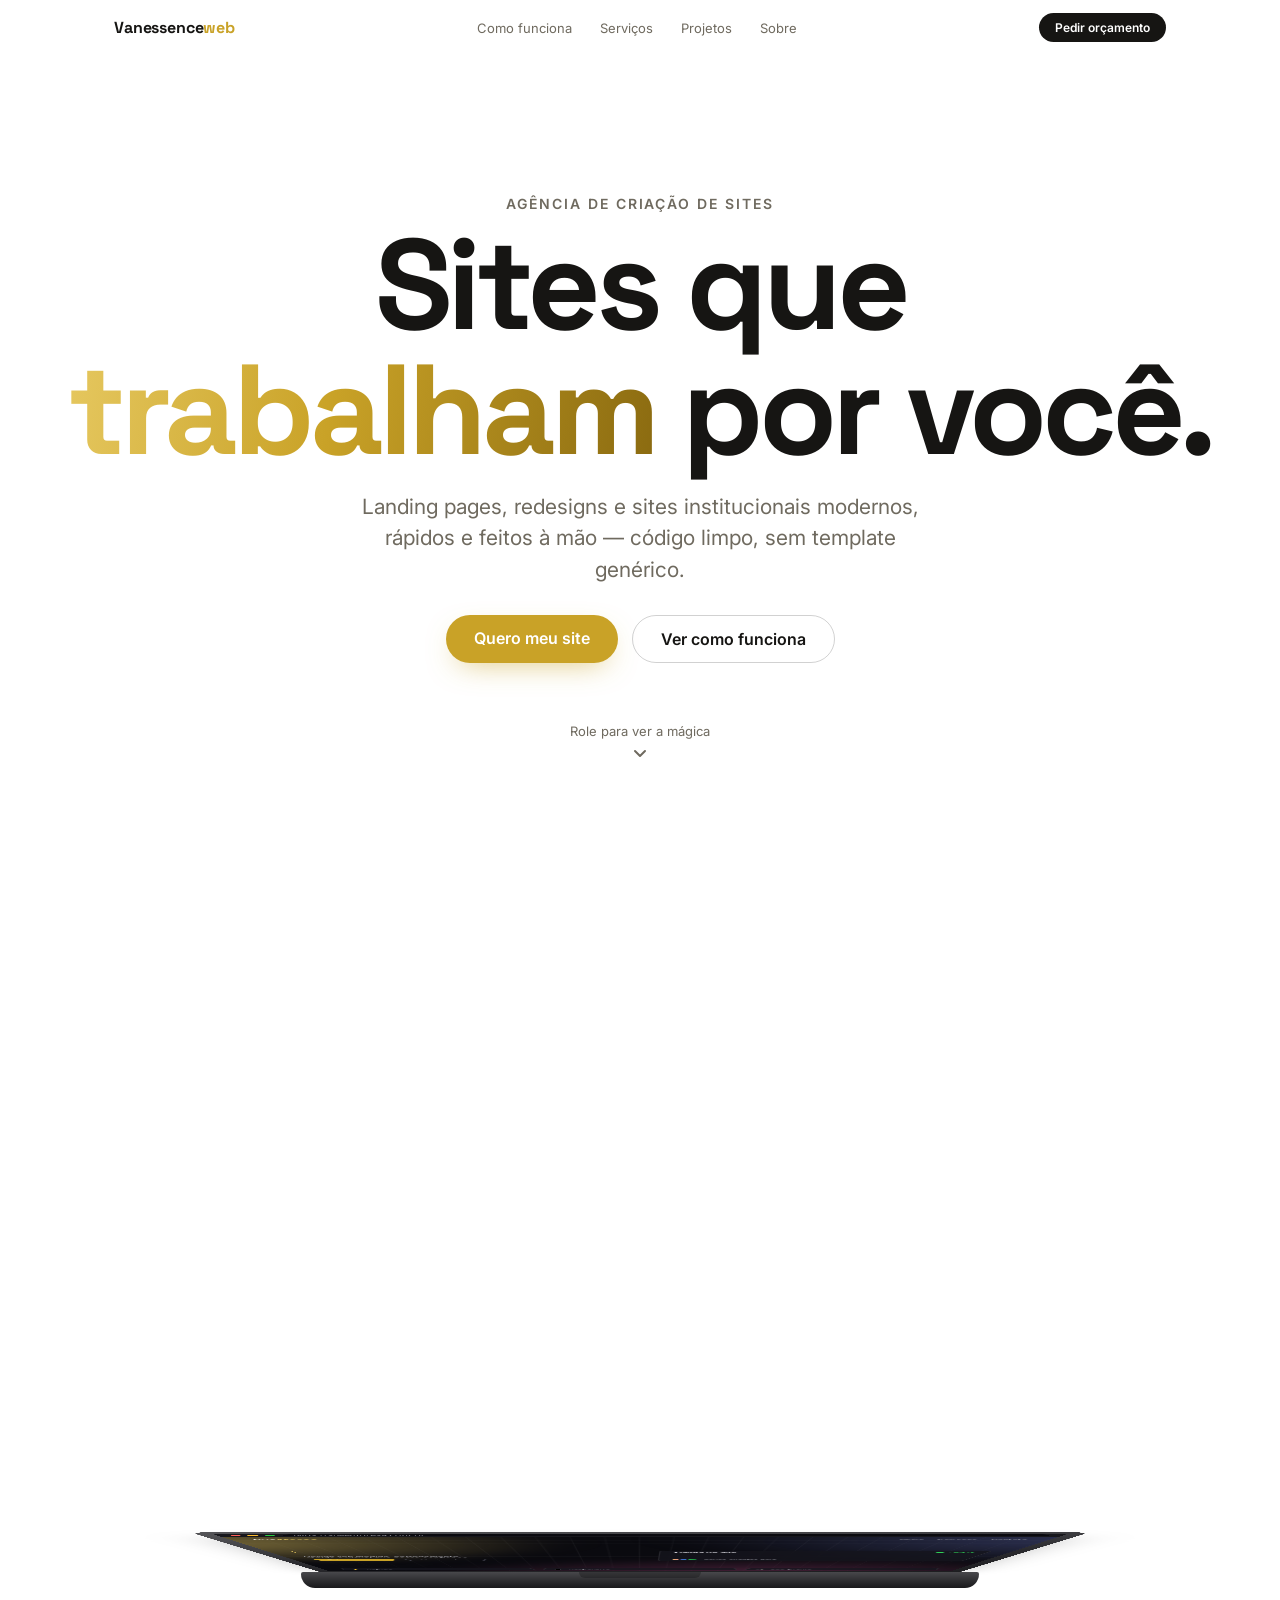
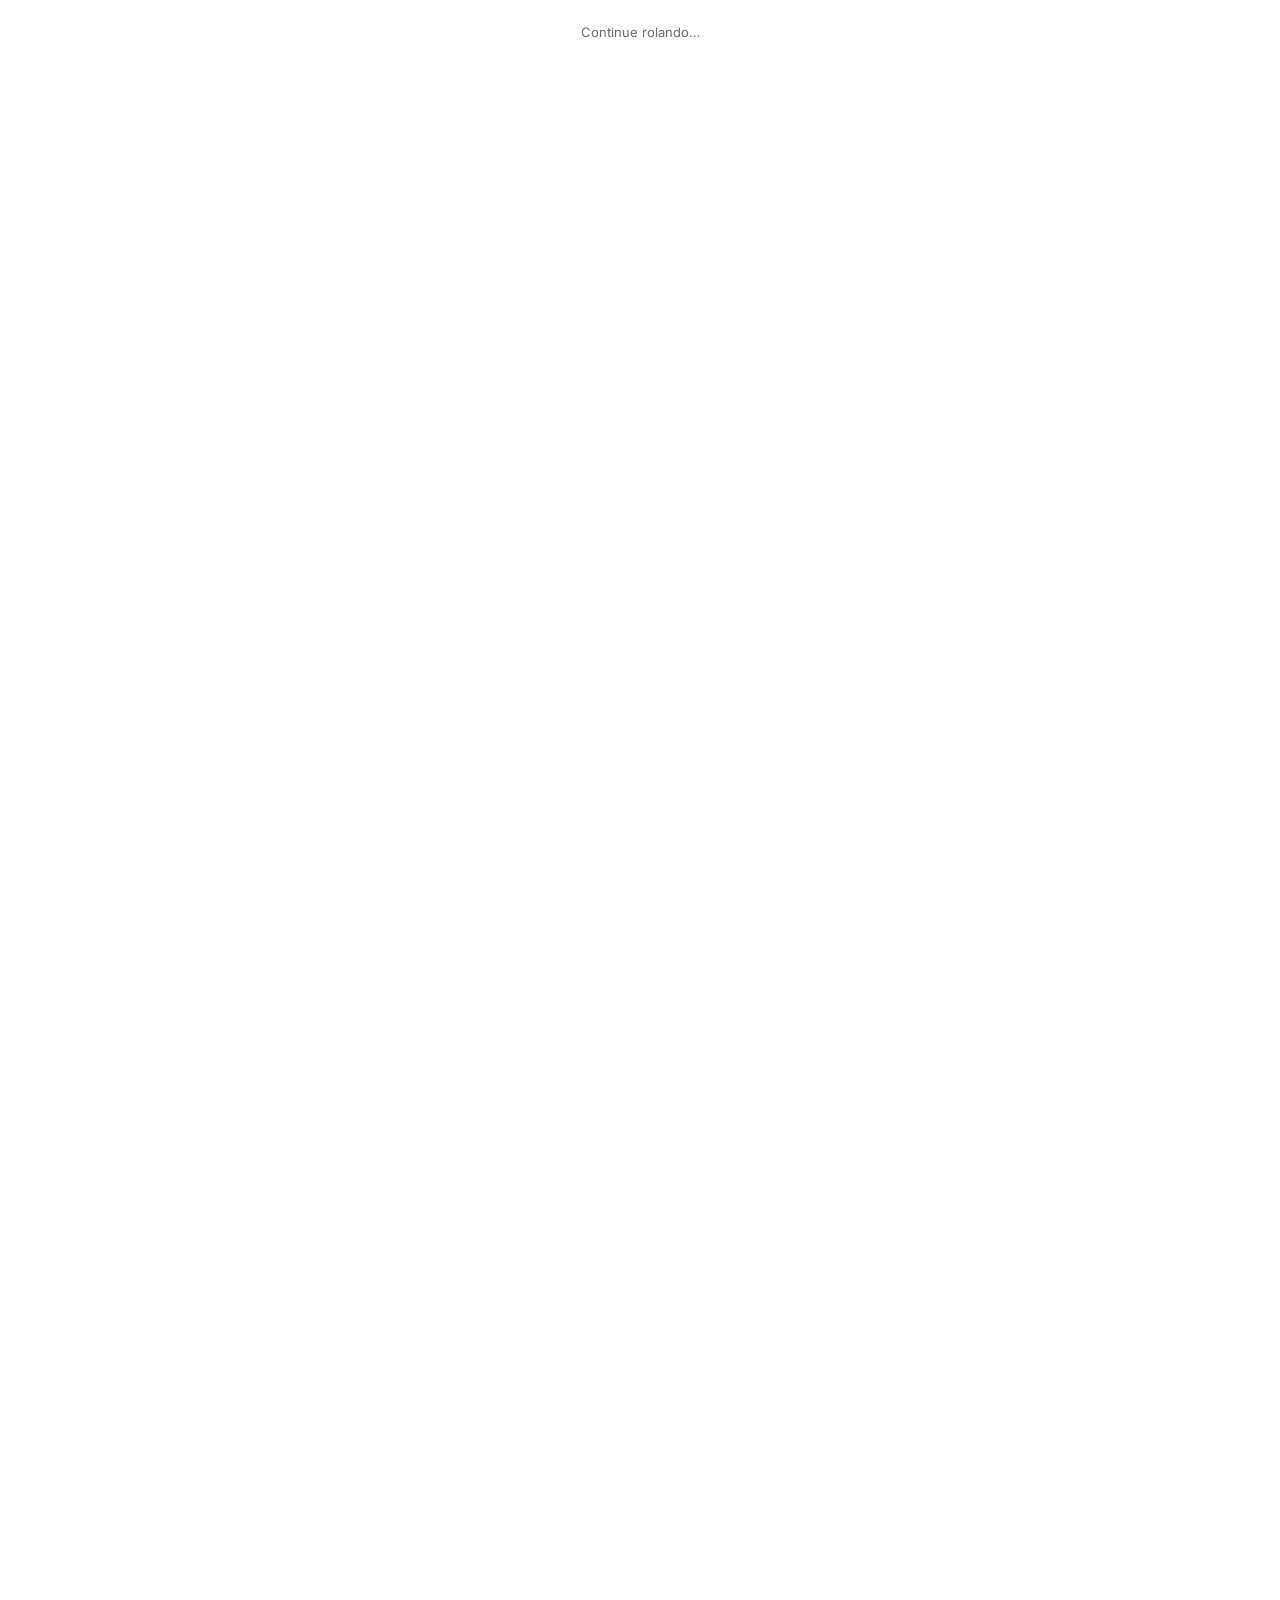
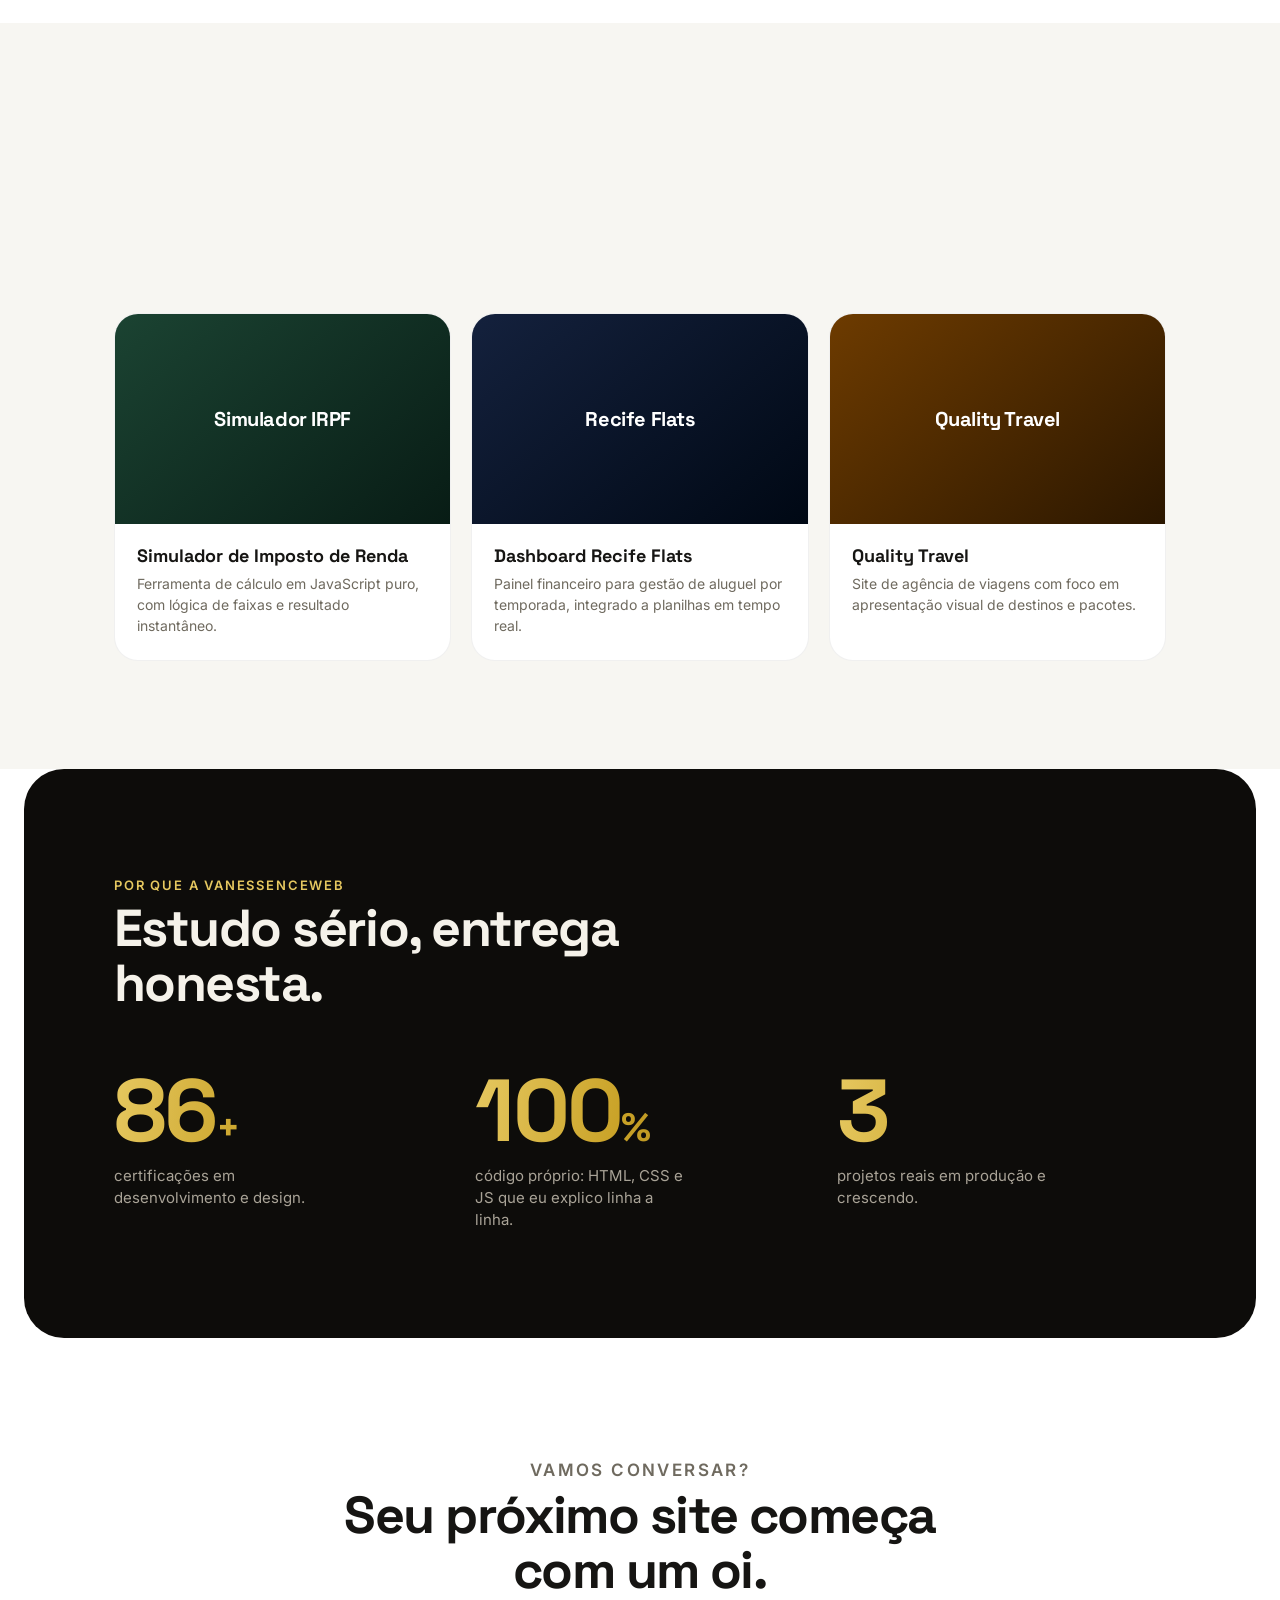
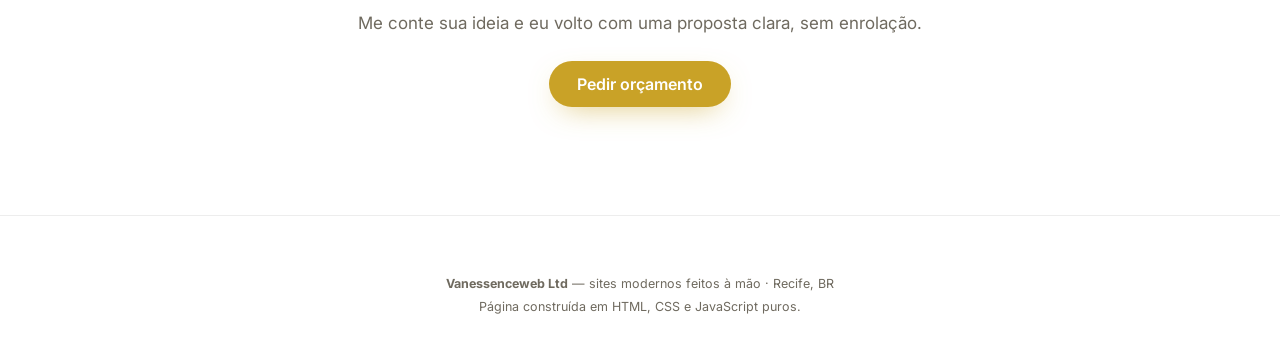
<file: vanessenceweb-agencia_1.html>
<!DOCTYPE html>
<html lang="pt-BR">
<head>
<meta charset="UTF-8">
<meta name="viewport" content="width=device-width, initial-scale=1, viewport-fit=cover">
<title>Vanessenceweb — Sites modernos que trabalham por você</title>
<meta name="description" content="Agência de criação de sites: landing pages, redesigns e sites institucionais modernos, rápidos e feitos à mão.">

<!-- Fontes da marca: Space Grotesk (títulos) + Inter (texto) -->
<link rel="preconnect" href="https://fonts.googleapis.com">
<link rel="preconnect" href="https://fonts.gstatic.com" crossorigin>
<link href="https://fonts.googleapis.com/css2?family=Space+Grotesk:wght@500;700&family=Inter:wght@400;500;600&display=swap" rel="stylesheet">

<style>
/* =============================================================
   1. TOKENS DE DESIGN — paleta da Vanessenceweb
   Acento dourado sobre base clara/escura. Troque os tokens aqui
   e o site inteiro acompanha (multi-paleta na prática).
   ============================================================= */
:root{
  --bg:        #ffffff;
  --bg-soft:   #f7f6f2;                 /* off-white quente, combina com dourado */
  --ink:       #161513;
  --ink-soft:  #6f6a5f;
  --dark:      #0d0c0a;
  --dark-ink:  #f5f2ea;

  --gold:      #c9a227;                 /* dourado principal */
  --gold-soft: #e6c860;
  --grad: linear-gradient(100deg, #e6c860 0%, #c9a227 45%, #8a6a10 100%);

  --font-display: "Space Grotesk", sans-serif;
  --font-body:    "Inter", -apple-system, sans-serif;

  --radius-card: 24px;
  --nav-h: 56px;
  --max-w: 1100px;
  --ease: cubic-bezier(.25,.7,.25,1);
}

*{ margin:0; padding:0; box-sizing:border-box; }
html{ scroll-behavior:smooth; }
body{
  font-family: var(--font-body);
  background: var(--bg);
  color: var(--ink);
  -webkit-font-smoothing: antialiased;
  overflow-x: hidden;
}
h1,h2,h3{ font-family: var(--font-display); }
a{ color:inherit; text-decoration:none; }
.wrap{ max-width:var(--max-w); margin-inline:auto; padding-inline:24px; }

/* =============================================================
   2. NAV FIXA COM BLUR
   ============================================================= */
.nav{
  position:fixed; inset:0 0 auto 0; height:var(--nav-h); z-index:100;
  display:flex; align-items:center; justify-content:center;
  background: rgba(255,255,255,.55);
  -webkit-backdrop-filter: saturate(180%) blur(20px);
  backdrop-filter: saturate(180%) blur(20px);
  border-bottom:1px solid transparent;
  transition: border-color .4s var(--ease), background .4s var(--ease);
}
.nav.scrolled{ background:rgba(255,255,255,.78); border-bottom-color:rgba(0,0,0,.08); }
.nav-inner{
  width:100%; max-width:var(--max-w);
  display:flex; align-items:center; justify-content:space-between;
  padding-inline:24px; font-size:13px;
}
.nav-logo{
  font-family:var(--font-display); font-weight:700; font-size:16px;
  letter-spacing:-.01em;
}
.nav-logo span{ color:var(--gold); }
.nav-links{ display:flex; gap:28px; list-style:none; color:var(--ink-soft); }
.nav-links a{ transition:color .2s; }
.nav-links a:hover{ color:var(--ink); }
.nav-cta{
  background:var(--ink); color:#fff;
  padding:7px 16px; border-radius:980px; font-size:12px; font-weight:600;
  transition: transform .2s var(--ease), background .2s;
}
.nav-cta:hover{ background:var(--gold); transform:scale(1.04); }
@media (max-width:720px){ .nav-links{ display:none; } }

/* =============================================================
   3. HERO DA AGÊNCIA
   ============================================================= */
.hero{
  min-height:100svh;
  display:flex; flex-direction:column; align-items:center; justify-content:center;
  text-align:center; padding-top:var(--nav-h); position:relative;
}
.hero-eyebrow{
  font-size:14px; font-weight:600; color:var(--ink-soft);
  text-transform:uppercase; letter-spacing:.14em;
}
.hero-title{
  margin-top:10px;
  font-size: clamp(52px, 10vw, 128px);
  font-weight:700; letter-spacing:-.04em; line-height:.98;
}
.hero-title em{
  font-style:normal;
  background:var(--grad);
  -webkit-background-clip:text; background-clip:text;
  -webkit-text-fill-color:transparent;
}
.hero-sub{
  margin-top:18px; max-width:46ch;
  font-size: clamp(17px,2.2vw,21px); color:var(--ink-soft); line-height:1.5;
}
.hero-actions{ margin-top:30px; display:flex; gap:14px; flex-wrap:wrap; justify-content:center; }
.btn{
  display:inline-block; padding:13px 28px; border-radius:980px;
  font-size:16px; font-weight:600;
  transition: transform .25s var(--ease), background .25s, color .25s, box-shadow .25s;
}
.btn-gold{ background:var(--gold); color:#fff; box-shadow:0 10px 30px -12px rgba(201,162,39,.7); }
.btn-gold:hover{ background:#b08d1d; transform:scale(1.05); }
.btn-ghost{ border:1.5px solid rgba(0,0,0,.18); }
.btn-ghost:hover{ border-color:var(--ink); transform:scale(1.05); }

@keyframes rise{ from{opacity:0; transform:translateY(28px)} to{opacity:1; transform:none} }
.hero > *{ opacity:0; animation: rise 1s var(--ease) forwards; }
.hero > *:nth-child(1){ animation-delay:.1s }
.hero > *:nth-child(2){ animation-delay:.22s }
.hero > *:nth-child(3){ animation-delay:.36s }
.hero > *:nth-child(4){ animation-delay:.5s }
.hero > *:nth-child(5){ animation-delay:.75s }

.hero-scroll{
  margin-top:60px; font-size:13px; color:var(--ink-soft);
  display:flex; flex-direction:column; align-items:center; gap:6px;
}
@keyframes bounce{ 0%,100%{transform:translateY(0)} 50%{transform:translateY(6px)} }
.hero-scroll svg{ animation:bounce 2s infinite; }

/* =============================================================
   4. REVEAL ON SCROLL
   ============================================================= */
.reveal{ opacity:0; transform:translateY(40px); transition:opacity .9s var(--ease), transform .9s var(--ease); }
.reveal.in-view{ opacity:1; transform:none; }
.d1{ transition-delay:.08s } .d2{ transition-delay:.16s } .d3{ transition-delay:.24s }

@media (prefers-reduced-motion: reduce){
  *,*::before,*::after{
    animation-duration:.01ms !important;
    animation-iteration-count:1 !important;
    transition-duration:.01ms !important;
    scroll-behavior:auto !important;
  }
}
</style>
</head>
<body>

<!-- ===================== NAV ===================== -->
<nav class="nav" id="nav">
  <div class="nav-inner">
    <a class="nav-logo" href="#">Vanessence<span>web</span></a>
    <ul class="nav-links">
      <li><a href="#processo">Como funciona</a></li>
      <li><a href="#servicos">Serviços</a></li>
      <li><a href="#projetos">Projetos</a></li>
      <li><a href="#sobre">Sobre</a></li>
    </ul>
    <a class="nav-cta" href="#contato">Pedir orçamento</a>
  </div>
</nav>

<!-- ===================== HERO ===================== -->
<header class="hero">
  <p class="hero-eyebrow">Agência de criação de sites</p>
  <h1 class="hero-title">Sites que<br><em>trabalham</em> por você.</h1>
  <p class="hero-sub">Landing pages, redesigns e sites institucionais modernos, rápidos e feitos à mão — código limpo, sem template genérico.</p>
  <div class="hero-actions">
    <a class="btn btn-gold" href="#contato">Quero meu site</a>
    <a class="btn btn-ghost" href="#processo">Ver como funciona</a>
  </div>
  <div class="hero-scroll">
    Role para ver a mágica
    <svg width="16" height="16" viewBox="0 0 16 16" fill="none">
      <path d="M3 6l5 5 5-5" stroke="currentColor" stroke-width="2" stroke-linecap="round" stroke-linejoin="round"/>
    </svg>
  </div>
</header>

<style>
/* =============================================================
   5. NOTEBOOK CSS + SITE QUE SE CONSTRÓI DENTRO DA TELA
   A tampa abre com o scroll (como antes), mas agora a tela
   contém um MINI-SITE desenhado em CSS. Cada pedaço dele tem a
   classe .stage e um data-at="0.x": o JS compara com o progresso
   do scroll e vai "montando" o site em etapas, como se o
   visitante assistisse a construção ao vivo.
   ============================================================= */
.laptop{
  --laptop-color:#2a2a2e;               /* corpo grafite, vibe estúdio */
  --laptop-w: min(640px, 84vw);
  width:var(--laptop-w);
  margin-inline:auto;
  perspective:1400px;
}
.laptop-lid{
  width:100%; aspect-ratio:16/10.4;
  border-radius:18px 18px 4px 4px;
  background: linear-gradient(165deg,
              color-mix(in srgb, var(--laptop-color) 80%, #fff) 0%,
              var(--laptop-color) 55%,
              color-mix(in srgb, var(--laptop-color) 70%, #000) 100%);
  padding: clamp(8px,1.6vw,12px);
  transform-origin: bottom center;
  transform: rotateX(-78deg);
  box-shadow: 0 30px 60px -20px rgba(0,0,0,.4);
  will-change: transform;
}
.laptop-base{
  width:106%; margin-left:-3%;
  height: clamp(10px,2vw,16px);
  border-radius:2px 2px 14px 14px;
  background: linear-gradient(180deg,
              color-mix(in srgb, var(--laptop-color) 86%, #fff) 0%,
              color-mix(in srgb, var(--laptop-color) 60%, #000) 100%);
  position:relative;
}
.laptop-base::before{
  content:""; position:absolute; top:0; left:50%; transform:translateX(-50%);
  width:18%; height:38%; border-radius:0 0 10px 10px;
  background:rgba(0,0,0,.25);
}

/* --- MINI-SITE DENTRO DA TELA ----------------------------------
   ⚙️ Onde personalizar:
   - Textos: direto no HTML do mini-site.
   - MOMENTO em que cada coisa surge: atributo data-at no HTML
     (0 = começo da seção sticky, 1 = fim).
   - Frase digitada e velocidade: objeto DEMO no JavaScript.
   - Posição final do cursor falso: .mini-pointer{ left / bottom }.
   ---------------------------------------------------------------- */
.laptop-screen{
  width:100%; height:100%;
  border-radius:10px 10px 2px 2px;
  background:#0a0a0f;
  overflow:hidden;
  display:flex; flex-direction:column;
  font-size: clamp(5px, 1.1vw, 8px);   /* tudo dentro escala em "em" */
}

/* barra do navegador + barrinha de carregamento dourada */
.mini-bar{
  display:flex; align-items:center; gap:.7em;
  background:#17171c; padding:.9em 1.2em; position:relative;
}
.mini-bar i{ width:.9em; height:.9em; border-radius:50%; background:#3a3a40; }
.mini-bar i:nth-child(1){ background:#ff5f57 }
.mini-bar i:nth-child(2){ background:#febc2e }
.mini-bar i:nth-child(3){ background:#28c840 }
.mini-url{ flex:1; background:#0a0a0f; border-radius:99em; color:#8a8a92; padding:.4em 1em; font-size:.95em; }
.mini-progress{
  position:absolute; left:0; bottom:0; height:2px; width:0;
  background:var(--grad);
  transition: width 1.1s var(--ease) .2s;   /* "carregando a página" */
}
.stage.on .mini-progress{ width:100%; }

/* corpo: aurora viva + grade técnica por trás de tudo */
.mini-body{
  flex:1; position:relative; overflow:hidden;
  padding:1.6em 2.2em;
  display:flex; flex-direction:column; gap:1.2em;
}
.mini-body::before{                       /* aurora: 3 radiais borradas girando */
  content:""; position:absolute; inset:-40%;
  background:
    radial-gradient(35% 45% at 20% 30%, rgba(230,200,96,.5), transparent 70%),
    radial-gradient(40% 50% at 80% 25%, rgba(90,100,168,.45), transparent 70%),
    radial-gradient(45% 55% at 60% 90%, rgba(239,93,168,.35), transparent 70%);
  filter: blur(26px);
  animation: aurora 9s ease-in-out infinite alternate;
}
@keyframes aurora{ from{ transform:rotate(0) scale(1) } to{ transform:rotate(22deg) scale(1.25) } }
.mini-body::after{                        /* grade sutil estilo "blueprint" */
  content:""; position:absolute; inset:0;
  background:
    linear-gradient(rgba(255,255,255,.05) 1px, transparent 1px),
    linear-gradient(90deg, rgba(255,255,255,.05) 1px, transparent 1px);
  background-size:3.2em 3.2em;
  -webkit-mask-image: radial-gradient(85% 85% at 50% 40%, #000, transparent);
  mask-image: radial-gradient(85% 85% at 50% 40%, #000, transparent);
}
.mini-body > *{ position:relative; z-index:1; }  /* conteúdo acima do fundo */

.mini-nav{ display:flex; justify-content:space-between; align-items:center; }
.mini-logo{ color:#fff; font-weight:700; font-family:var(--font-display); font-size:1.25em; }
.mini-logo b{ color:var(--gold-soft); }
.mini-links{ display:flex; gap:1.4em; color:#9a9aa4; font-size:.92em; font-weight:500; }

/* hero interno em duas colunas: texto | cartão de métricas */
.mini-hero{ display:flex; gap:2em; align-items:center; flex:1; min-height:0; }
.mini-col{ flex:1.15; display:flex; flex-direction:column; gap:1em; }
.mini-h1{
  color:#fff; font-family:var(--font-display); font-weight:700;
  font-size:2.4em; line-height:1.08; letter-spacing:-.02em; min-height:2.3em;
}
.mini-h1 b{
  background:var(--grad);
  -webkit-background-clip:text; background-clip:text;
  -webkit-text-fill-color:transparent;
}
.mini-cursor{
  display:inline-block; width:.07em; height:.95em;
  background:var(--gold-soft); margin-left:.1em;
  animation:blink 1s steps(1) infinite; vertical-align:-.08em;
}
@keyframes blink{ 50%{ opacity:0 } }
.mini-sub{ color:#b6b6c0; font-size:1em; line-height:1.5; max-width:32ch; }
.mini-ctas{ display:flex; gap:1em; align-items:center; }
.mini-btn{
  padding:.75em 1.7em; border-radius:99em;
  font-size:.95em; font-weight:600;
  position:relative; overflow:hidden;
  transition: transform .18s var(--ease);
}
.mini-btn.gold{ background:var(--gold); color:#fff; }
.mini-btn.gold::after{                    /* brilho que varre o botão */
  content:""; position:absolute; inset:0;
  background:linear-gradient(110deg, transparent 30%, rgba(255,255,255,.45) 50%, transparent 70%);
  transform:translateX(-130%);
}
.stage.on .mini-btn.gold::after{ animation: shine 2.8s var(--ease) .5s infinite; }
@keyframes shine{ 0%{transform:translateX(-130%)} 45%,100%{transform:translateX(130%)} }
.mini-btn.gold.pressed{ transform:scale(.88); filter:brightness(1.2); } /* o "clique" */
.mini-btn.ghost{ border:1px solid #4a4a55; color:#d6d6de; }

/* cartão de métricas com gráfico que cresce barra a barra */
.mini-visual{
  flex:1; border-radius:1.2em; padding:1.3em;
  background:rgba(20,20,28,.75);
  border:1px solid rgba(255,255,255,.09);
  -webkit-backdrop-filter:blur(6px); backdrop-filter:blur(6px);
  display:flex; flex-direction:column; gap:1em;
}
.mini-visual h4{
  color:#e8e8ee; font-size:1em; font-weight:600;
  display:flex; justify-content:space-between; font-family:var(--font-body);
}
.mini-visual h4 b{ color:#30d158; font-weight:600; }
.mini-chart{ display:flex; align-items:flex-end; gap:.8em; height:6.5em; }
.bar{
  flex:1; border-radius:.4em .4em 0 0;
  background:linear-gradient(180deg, var(--gold-soft), var(--gold));
  transform-origin:bottom; transform:scaleY(.06);
  transition: transform .9s var(--ease);
}
/* cada barra cresce um pouco depois da anterior */
.bar:nth-child(2){ transition-delay:.12s } .bar:nth-child(3){ transition-delay:.24s }
.bar:nth-child(4){ transition-delay:.36s } .bar:nth-child(5){ transition-delay:.48s }
.stage.on .bar{ transform:scaleY(var(--h)); }   /* --h vem do HTML (0 a 1) */
.mini-avatars{ display:flex; align-items:center; color:#9a9aa4; font-size:.85em; }
.mini-avatars i{
  width:1.7em; height:1.7em; border-radius:50%; margin-right:-.7em;
  border:2px solid #14141c;
  background:linear-gradient(135deg, var(--gold-soft), #ef5da8);
}
.mini-avatars i:nth-child(2){ background:linear-gradient(135deg,#5a64a8,#0a84ff) }
.mini-avatars i:nth-child(3){ background:linear-gradient(135deg,#30d158,#0c5727); margin-right:.7em }

/* cards de recursos com varredura de brilho contínua */
.mini-cards{ display:flex; gap:1.1em; }
.mini-card{
  flex:1; border-radius:1em; padding:.95em;
  background:rgba(22,22,30,.8);
  border:1px solid rgba(255,255,255,.08);
  color:#cfcfd8; font-size:.92em; font-weight:500;
  display:flex; align-items:center; gap:.7em;
  position:relative; overflow:hidden;
}
.mini-card::after{
  content:""; position:absolute; inset:0;
  background:linear-gradient(110deg, transparent 35%, rgba(255,255,255,.09) 50%, transparent 65%);
  transform:translateX(-130%); animation:shine 3.6s linear infinite;
}
.mini-card em{ font-style:normal; font-size:1.25em; }

/* notificações que pipocam no canto (estilo prova social) */
.mini-toast{
  position:absolute; right:1.4em; z-index:2;
  background:rgba(28,28,38,.92);
  border:1px solid rgba(255,255,255,.12);
  border-radius:.9em; padding:.7em 1.1em;
  color:#e8e8ee; font-size:.95em; font-weight:500;
  -webkit-backdrop-filter:blur(8px); backdrop-filter:blur(8px);
  box-shadow:0 1.2em 2.4em rgba(0,0,0,.45);
  transform:translateX(120%); opacity:0;
  transition: transform .6s var(--ease), opacity .6s var(--ease);
}
.mini-toast.on{ transform:none; opacity:1; }
.toast-1{ top:4.2em; } .toast-2{ top:7.6em; }

/* cursor falso: entra da direita e "clica" o botão dourado.
   Ajuste left/bottom para mirar em outro lugar. */
.mini-pointer{
  position:absolute; z-index:3; width:1.7em; height:1.7em;
  left:15%; bottom:31%;
  opacity:0; pointer-events:none;
  filter: drop-shadow(0 .3em .6em rgba(0,0,0,.5));
}
.mini-pointer.on{ animation: pointer 2s var(--ease) forwards; }
@keyframes pointer{
  0%  { opacity:0; transform:translate(14em,7em) scale(1); }
  45% { opacity:1; transform:translate(0,0) scale(1); }
  60% { transform:translate(0,0) scale(.75); }   /* momento do clique */
  75% { transform:translate(0,0) scale(1); }
  100%{ opacity:1; transform:translate(0,0) scale(1); }
}

/* =============================================================
   6. SEÇÃO STICKY (pai alto + filho sticky), igual à anterior
   ============================================================= */
.pin-section{ height:360vh; position:relative; }
.pin-stage{
  position:sticky; top:0; height:100svh;
  display:flex; flex-direction:column; align-items:center; justify-content:center;
  gap: clamp(20px,4vh,40px); overflow:hidden;
}
.pin-title{
  font-size: clamp(28px,5vw,56px);
  font-weight:700; letter-spacing:-.03em; text-align:center; line-height:1.08;
  opacity:0; transform:translateY(20px) scale(.96);
  transition: opacity .5s var(--ease), transform .5s var(--ease);
  padding-inline:24px;
}
.pin-title.show{ opacity:1; transform:none; }
.pin-title em{
  font-style:normal;
  background:var(--grad);
  -webkit-background-clip:text; background-clip:text;
  -webkit-text-fill-color:transparent;
}
.pin-hint{
  font-size:13px; color:var(--ink-soft);
  opacity:1; transition:opacity .4s;
}
.pin-hint.hide{ opacity:0; }
</style>

<!-- ===================== STICKY: SITE SENDO CONSTRUÍDO ===================== -->
<section class="pin-section" id="processo">
  <div class="pin-stage">
    <h2 class="pin-title" id="pinTitle">Seu site, construído <em>na sua frente.</em></h2>
    <div class="laptop">
      <div class="laptop-lid" id="lid">
        <div class="laptop-screen">
          <!-- data-at = momento do scroll (0 a 1) em que o elemento entra -->
          <div class="mini-bar stage" data-at="0.16">
            <i></i><i></i><i></i>
            <span class="mini-url">https://suaempresa.com.br</span>
            <span class="mini-progress"></span>
          </div>
          <div class="mini-body">
            <div class="mini-nav stage" data-at="0.28">
              <span class="mini-logo">Sua<b>Marca</b></span>
              <span class="mini-links"><span>Início</span><span>Serviços</span><span>Contato</span></span>
            </div>
            <div class="mini-hero">
              <div class="mini-col">
                <div class="mini-h1 stage" data-at="0.38" id="typeStage">
                  <span id="typeTarget"></span><span class="mini-cursor"></span>
                </div>
                <p class="mini-sub stage" data-at="0.58">Design sob medida, carregamento rápido e visual que passa confiança.</p>
                <div class="mini-ctas stage" data-at="0.66">
                  <span class="mini-btn gold" id="miniBtn">Fale conosco</span>
                  <span class="mini-btn ghost">Ver serviços</span>
                </div>
              </div>
              <div class="mini-visual stage" data-at="0.5">
                <h4>Visitas no site <b>▲ +64%</b></h4>
                <div class="mini-chart">
                  <span class="bar" style="--h:.45"></span>
                  <span class="bar" style="--h:.62"></span>
                  <span class="bar" style="--h:.52"></span>
                  <span class="bar" style="--h:.8"></span>
                  <span class="bar" style="--h:1"></span>
                </div>
                <div class="mini-avatars"><i></i><i></i><i></i> novos clientes hoje</div>
              </div>
            </div>
            <div class="mini-cards stage" data-at="0.74">
              <div class="mini-card"><em>⚡</em> Rápido</div>
              <div class="mini-card"><em>📱</em> Responsivo</div>
              <div class="mini-card"><em>🔍</em> SEO pronto</div>
            </div>
            <!-- notificações: troque o texto e o data-at à vontade -->
            <div class="mini-toast toast-1" data-at="0.8">⭐ Avaliação 5,0 recebida</div>
            <div class="mini-toast toast-2" data-at="0.86">🛒 Novo pedido no site</div>
            <!-- cursor falso que clica no botão dourado -->
            <div class="mini-pointer" data-at="0.9">
              <svg viewBox="0 0 24 24" fill="#fff" stroke="#1a1a1a" stroke-width="1.2">
                <path d="M5 3l14 8-6 1.5L16 19l-3 1.5-3-6.5L5 17z"/>
              </svg>
            </div>
          </div>
        </div>
      </div>
      <div class="laptop-base"></div>
    </div>
    <p class="pin-hint" id="pinHint">Continue rolando…</p>
  </div>
</section>

<style>
/* =============================================================
   7. MARQUEE INFINITO DE SERVIÇOS (cards que rolam sozinhos)
   Técnica: duplicamos a fileira de cards (.track aparece 2x no
   HTML) e animamos translateX de 0 a -50%. Quando a primeira
   metade sai, a cópia idêntica já está no lugar — loop perfeito,
   sem JS. Hover pausa com animation-play-state.
   ============================================================= */
.section{ padding: clamp(80px,12vh,140px) 0; }
.section-label{
  font-size:13px; font-weight:600; color:var(--gold);
  text-transform:uppercase; letter-spacing:.14em;
}
.section-title{
  font-size: clamp(32px,4.6vw,52px);
  font-weight:700; letter-spacing:-.03em; line-height:1.06;
  margin-top:8px; max-width:20ch;
}
.marquee{
  margin-top:48px;
  overflow:hidden;
  /* máscara: cards somem suavemente nas bordas */
  -webkit-mask-image: linear-gradient(90deg, transparent, #000 8%, #000 92%, transparent);
  mask-image: linear-gradient(90deg, transparent, #000 8%, #000 92%, transparent);
}
.marquee-inner{
  display:flex; gap:20px; width:max-content;
  animation: marquee 34s linear infinite;
}
.marquee:hover .marquee-inner{ animation-play-state:paused; }
@keyframes marquee{
  from{ transform:translateX(0) }
  to  { transform:translateX(-50%) }   /* -50% porque o conteúdo está duplicado */
}
.card{
  flex:0 0 320px;
  border-radius:var(--radius-card);
  padding:28px;
  min-height:340px;
  display:flex; flex-direction:column; justify-content:flex-end;
  position:relative; overflow:hidden; color:#fff;
  transition: transform .5s var(--ease);
}
.card:hover{ transform: translateY(-8px); }
.card h3{ font-size:22px; letter-spacing:-.02em; line-height:1.15; }
.card p{ margin-top:8px; font-size:14px; opacity:.85; line-height:1.5; }
.card .chip{
  position:absolute; top:22px; left:22px;
  font-size:11px; font-weight:600;
  background:rgba(255,255,255,.18);
  -webkit-backdrop-filter:blur(8px); backdrop-filter:blur(8px);
  padding:5px 11px; border-radius:980px;
}
.c1{ background:linear-gradient(160deg,#c9a227,#7a5c0c) }
.c2{ background:linear-gradient(160deg,#1d1d1f,#3a3a3e) }
.c3{ background:linear-gradient(160deg,#5a64a8,#262a4d) }
.c4{ background:linear-gradient(160deg,#0a84ff,#063a73) }
.c5{ background:linear-gradient(160deg,#30d158,#0c5727) }
.c6{ background:linear-gradient(160deg,#ef5da8,#7c1f52) }
@media (prefers-reduced-motion: reduce){
  .marquee-inner{ animation:none; }
  .marquee{ overflow-x:auto; -webkit-mask-image:none; mask-image:none; }
}

/* =============================================================
   8. PORTFÓLIO (projetos reais) + NÚMEROS (dark) + CTA
   ============================================================= */
.projects{ background:var(--bg-soft); }
.proj-grid{
  display:grid; gap:20px; margin-top:48px;
  grid-template-columns: repeat(auto-fit, minmax(280px,1fr));
}
.proj{
  border-radius:var(--radius-card); overflow:hidden;
  background:#fff; border:1px solid rgba(0,0,0,.06);
  transition: transform .5s var(--ease), box-shadow .5s var(--ease);
}
.proj:hover{ transform:translateY(-6px); box-shadow:0 30px 60px -30px rgba(0,0,0,.25); }
.proj-thumb{
  aspect-ratio:16/10; display:flex; align-items:center; justify-content:center;
  font-family:var(--font-display); font-weight:700; color:#fff;
  font-size:20px; letter-spacing:-.02em;
}
.proj:nth-child(1) .proj-thumb{ background:linear-gradient(140deg,#1b4332,#081c15) }
.proj:nth-child(2) .proj-thumb{ background:linear-gradient(140deg,#14213d,#000814) }
.proj:nth-child(3) .proj-thumb{ background:linear-gradient(140deg,#6d3b00,#2b1700) }
.proj-info{ padding:20px 22px 24px; }
.proj-info h3{ font-size:18px; }
.proj-info p{ margin-top:6px; font-size:14px; color:var(--ink-soft); line-height:1.5; }

.dark{
  background:var(--dark); color:var(--dark-ink);
  border-radius:40px; margin-inline:clamp(8px,2vw,24px);
}
.dark .section-label{ color:var(--gold-soft); }
.stats{
  display:grid; grid-template-columns:repeat(auto-fit,minmax(200px,1fr));
  gap:48px 32px; margin-top:56px;
}
.stat-num{
  font-family:var(--font-display);
  font-size:clamp(52px,7vw,88px); font-weight:700; letter-spacing:-.03em; line-height:1;
  background:var(--grad);
  -webkit-background-clip:text; background-clip:text;
  -webkit-text-fill-color:transparent;
}
.stat-num small{ font-size:.45em; }
.stat-label{ margin-top:10px; font-size:15px; color:#a9a397; max-width:24ch; line-height:1.45; }

.cta{ text-align:center; }
.cta .section-title{ margin-inline:auto; }
.cta p{ margin-top:14px; color:var(--ink-soft); font-size:17px; }
.cta .btn{ margin-top:28px; }

.footer{
  padding:56px 0 40px; font-size:12.5px; color:var(--ink-soft);
  text-align:center; line-height:1.9; border-top:1px solid rgba(0,0,0,.07);
}
</style>

<!-- ===================== SERVIÇOS (MARQUEE) ===================== -->
<section class="section" id="servicos">
  <div class="wrap">
    <p class="section-label reveal">Serviços</p>
    <h2 class="section-title reveal">Tudo que o seu site precisa.</h2>
  </div>
  <div class="marquee reveal" aria-label="Lista de serviços em rolagem automática">
    <div class="marquee-inner">
      <!-- fileira 1 -->
      <article class="card c1"><span class="chip">Landing pages</span><h3>Páginas que convertem visita em cliente.</h3><p>Estrutura pensada para vender: proposta clara, prova e chamada para ação.</p></article>
      <article class="card c2"><span class="chip">Redesign</span><h3>Seu site antigo, renascido.</h3><p>Visual moderno, código limpo e carregamento rápido sem perder o que já funciona.</p></article>
      <article class="card c3"><span class="chip">Institucional</span><h3>A casa digital da sua marca.</h3><p>Multi-páginas com identidade própria, responsivo do celular ao desktop.</p></article>
      <article class="card c4"><span class="chip">Performance</span><h3>Velocidade é experiência.</h3><p>Otimização de imagens, código e métricas Core Web Vitals no verde.</p></article>
      <article class="card c5"><span class="chip">SEO</span><h3>Encontrável no Google.</h3><p>Estrutura semântica, meta tags e conteúdo organizado para buscadores.</p></article>
      <article class="card c6"><span class="chip">Animações</span><h3>Movimento com propósito.</h3><p>Micro-interações e efeitos de scroll que contam a história da sua marca.</p></article>
      <!-- fileira 2: CÓPIA EXATA da fileira 1 (necessária para o loop) -->
      <article class="card c1" aria-hidden="true"><span class="chip">Landing pages</span><h3>Páginas que convertem visita em cliente.</h3><p>Estrutura pensada para vender: proposta clara, prova e chamada para ação.</p></article>
      <article class="card c2" aria-hidden="true"><span class="chip">Redesign</span><h3>Seu site antigo, renascido.</h3><p>Visual moderno, código limpo e carregamento rápido sem perder o que já funciona.</p></article>
      <article class="card c3" aria-hidden="true"><span class="chip">Institucional</span><h3>A casa digital da sua marca.</h3><p>Multi-páginas com identidade própria, responsivo do celular ao desktop.</p></article>
      <article class="card c4" aria-hidden="true"><span class="chip">Performance</span><h3>Velocidade é experiência.</h3><p>Otimização de imagens, código e métricas Core Web Vitals no verde.</p></article>
      <article class="card c5" aria-hidden="true"><span class="chip">SEO</span><h3>Encontrável no Google.</h3><p>Estrutura semântica, meta tags e conteúdo organizado para buscadores.</p></article>
      <article class="card c6" aria-hidden="true"><span class="chip">Animações</span><h3>Movimento com propósito.</h3><p>Micro-interações e efeitos de scroll que contam a história da sua marca.</p></article>
    </div>
  </div>
</section>

<!-- ===================== PROJETOS REAIS ===================== -->
<section class="section projects" id="projetos">
  <div class="wrap">
    <p class="section-label reveal">Projetos</p>
    <h2 class="section-title reveal">Feitos de verdade, em produção.</h2>
    <div class="proj-grid">
      <article class="proj reveal d1">
        <div class="proj-thumb">Simulador IRPF</div>
        <div class="proj-info">
          <h3>Simulador de Imposto de Renda</h3>
          <p>Ferramenta de cálculo em JavaScript puro, com lógica de faixas e resultado instantâneo.</p>
        </div>
      </article>
      <article class="proj reveal d2">
        <div class="proj-thumb">Recife Flats</div>
        <div class="proj-info">
          <h3>Dashboard Recife Flats</h3>
          <p>Painel financeiro para gestão de aluguel por temporada, integrado a planilhas em tempo real.</p>
        </div>
      </article>
      <article class="proj reveal d3">
        <div class="proj-thumb">Quality Travel</div>
        <div class="proj-info">
          <h3>Quality Travel</h3>
          <p>Site de agência de viagens com foco em apresentação visual de destinos e pacotes.</p>
        </div>
      </article>
    </div>
  </div>
</section>

<!-- ===================== NÚMEROS (DARK) ===================== -->
<!-- Ajuste os data-target com seus números reais sempre que mudarem -->
<section class="section dark" id="sobre">
  <div class="wrap">
    <p class="section-label reveal">Por que a Vanessenceweb</p>
    <h2 class="section-title reveal">Estudo sério, entrega honesta.</h2>
    <div class="stats">
      <div class="reveal d1">
        <p class="stat-num"><span class="count" data-target="86">0</span><small>+</small></p>
        <p class="stat-label">certificações em desenvolvimento e design.</p>
      </div>
      <div class="reveal d2">
        <p class="stat-num"><span class="count" data-target="100">0</span><small>%</small></p>
        <p class="stat-label">código próprio: HTML, CSS e JS que eu explico linha a linha.</p>
      </div>
      <div class="reveal d3">
        <p class="stat-num"><span class="count" data-target="3">0</span></p>
        <p class="stat-label">projetos reais em produção e crescendo.</p>
      </div>
    </div>
  </div>
</section>

<!-- ===================== CTA ===================== -->
<section class="section cta" id="contato">
  <div class="wrap">
    <p class="section-label reveal">Vamos conversar?</p>
    <h2 class="section-title reveal">Seu próximo site começa com um oi.</h2>
    <p class="reveal d1">Me conte sua ideia e eu volto com uma proposta clara, sem enrolação.</p>
    <a class="btn btn-gold reveal d2" href="mailto:contato@vanessenceweb.com">Pedir orçamento</a>
  </div>
</section>

<footer class="footer">
  <div class="wrap">
    <p><strong>Vanessenceweb Ltd</strong> — sites modernos feitos à mão · Recife, BR</p>
    <p>Página construída em HTML, CSS e JavaScript puros.</p>
  </div>
</footer>

<script>
/* ============================================================= JS ====== */
const reduceMotion = matchMedia('(prefers-reduced-motion: reduce)').matches;

/* 1. Nav com borda ao rolar */
const nav = document.getElementById('nav');
addEventListener('scroll', () => nav.classList.toggle('scrolled', scrollY > 10), { passive:true });

/* 2. Reveal on scroll */
const io = new IntersectionObserver((es) => {
  for (const e of es) if (e.isIntersecting){ e.target.classList.add('in-view'); io.unobserve(e.target); }
}, { threshold:.18 });
document.querySelectorAll('.reveal').forEach(el => io.observe(el));

/* 3. Sticky: tampa abre + o mini-site se monta em etapas --------
   ⚙️ PAINEL DE CONTROLE — mexa aqui sem medo:
   - fraseDigitada: o texto digitado letra a letra dentro da tela
   - destaque:      palavra da frase que ganha o gradiente dourado
   - velocidade:    ms por letra (menor = digita mais rápido)
   Os MOMENTOS de cada elemento estão no HTML (atributo data-at). */
const DEMO = {
  fraseDigitada: 'Um site moderno muda o seu jogo.',
  destaque: 'moderno',
  velocidade: 38,
};

const pin = document.getElementById('processo');
const lid = document.getElementById('lid');
const pinTitle = document.getElementById('pinTitle');
const pinHint = document.getElementById('pinHint');
const stages = [...pin.querySelectorAll('[data-at]')];  /* tudo que tem data-at */
const typeStage = document.getElementById('typeStage');
const typeTarget = document.getElementById('typeTarget');
const miniBtn = document.getElementById('miniBtn');
let ticking = false;

/* --- máquina de escrever ----------------------------------------
   Pré-calcula cada letra com a flag "bold" (faz parte do destaque?)
   e, a cada tique, re-renderiza o texto envolvendo o trecho em <b>,
   que recebe o gradiente dourado via CSS. */
const chars = (() => {
  const out = [];
  const idx = DEMO.fraseDigitada.indexOf(DEMO.destaque);
  [...DEMO.fraseDigitada].forEach((ch, i) =>
    out.push({ ch, bold: idx >= 0 && i >= idx && i < idx + DEMO.destaque.length }));
  return out;
})();
let typeTimer = null, typed = 0;

function renderTyped(){
  let html = '', open = false;
  for (let i = 0; i < typed; i++){
    const c = chars[i];
    if (c.bold && !open){ html += '<b>'; open = true; }
    if (!c.bold && open){ html += '</b>'; open = false; }
    html += c.ch;
  }
  if (open) html += '</b>';
  typeTarget.innerHTML = html;
}
function startTyping(){
  if (typeTimer || typed >= chars.length) return;
  typeTimer = setInterval(() => {
    typed++; renderTyped();
    if (typed >= chars.length){ clearInterval(typeTimer); typeTimer = null; }
  }, DEMO.velocidade);
}
function resetTyping(){
  clearInterval(typeTimer); typeTimer = null;
  typed = 0; typeTarget.innerHTML = '';
}

function updatePin(){
  const r = pin.getBoundingClientRect();
  const total = r.height - innerHeight;
  const p = Math.min(1, Math.max(0, -r.top / total));

  /* tampa abre nos primeiros 45% do progresso */
  const lidP = Math.min(1, p / 0.45);
  lid.style.transform = reduceMotion ? 'rotateX(0deg)' : `rotateX(${-78 + 78 * lidP}deg)`;

  /* liga/desliga cada elemento pelo data-at (reversível ao voltar) */
  for (const s of stages){
    s.classList.toggle('on', reduceMotion || p >= parseFloat(s.dataset.at));
  }

  /* digitação acompanha o estágio do título */
  const typeOn = reduceMotion || p >= parseFloat(typeStage.dataset.at);
  if (typeOn){
    if (reduceMotion){ typed = chars.length; renderTyped(); }
    else startTyping();
  } else if (typed > 0){
    resetTyping();
  }

  /* o cursor falso chega em ~0.9; o botão "afunda" logo depois */
  miniBtn.classList.toggle('pressed', !reduceMotion && p >= 0.94 && p < 0.97);

  pinTitle.classList.toggle('show', p > 0.9);
  pinHint.classList.toggle('hide', p > 0.08);
  ticking = false;
}
addEventListener('scroll', () => {
  if (!ticking){ requestAnimationFrame(updatePin); ticking = true; }
}, { passive:true });
updatePin();

/* 4. Contadores animados */
const easeOut = t => 1 - Math.pow(1 - t, 3);
const cIO = new IntersectionObserver((es) => {
  for (const e of es){
    if (!e.isIntersecting) continue;
    cIO.unobserve(e.target);
    const el = e.target, target = parseFloat(el.dataset.target);
    if (reduceMotion){ el.textContent = target; continue; }
    const t0 = performance.now(), dur = 1400;
    (function tick(now){
      const pr = Math.min(1, (now - t0) / dur);
      el.textContent = Math.round(target * easeOut(pr));
      if (pr < 1) requestAnimationFrame(tick);
    })(t0);
  }
}, { threshold:.6 });
document.querySelectorAll('.count').forEach(el => cIO.observe(el));
</script>
</body>
</html>
</file>
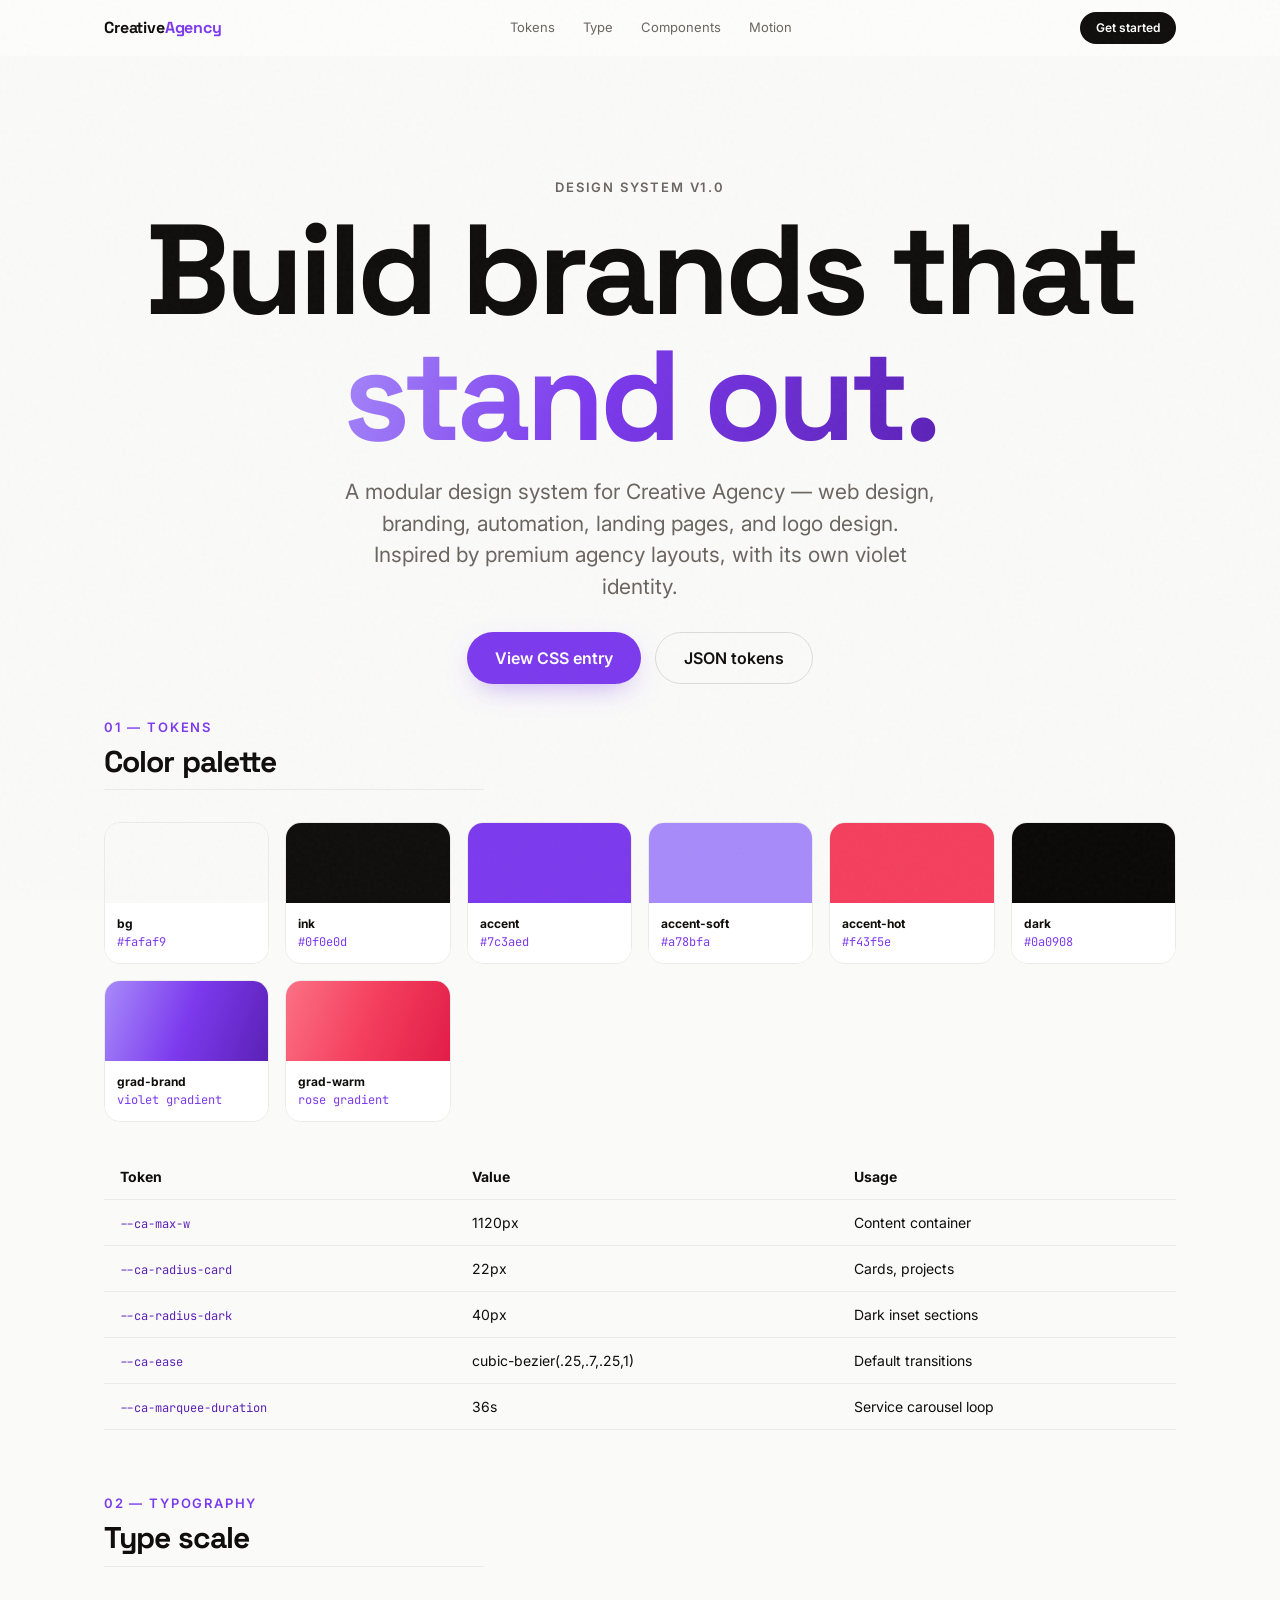
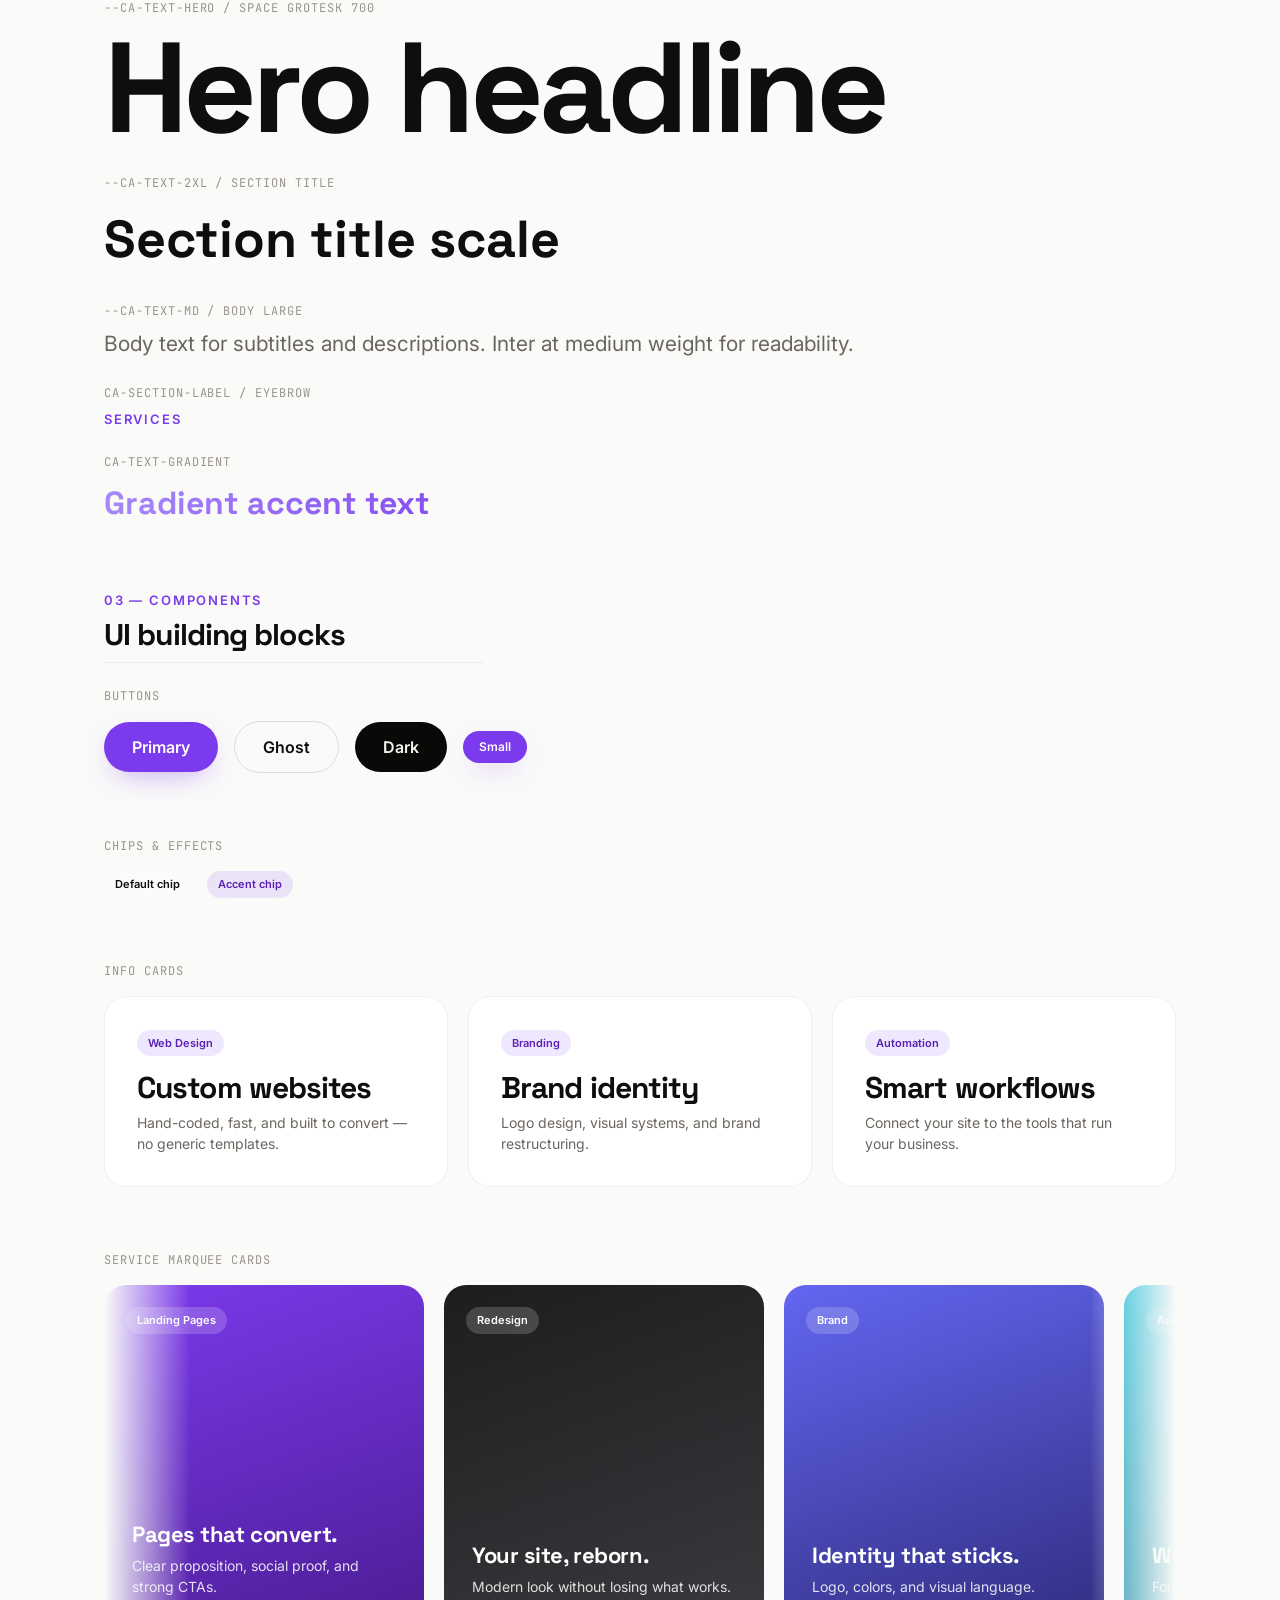
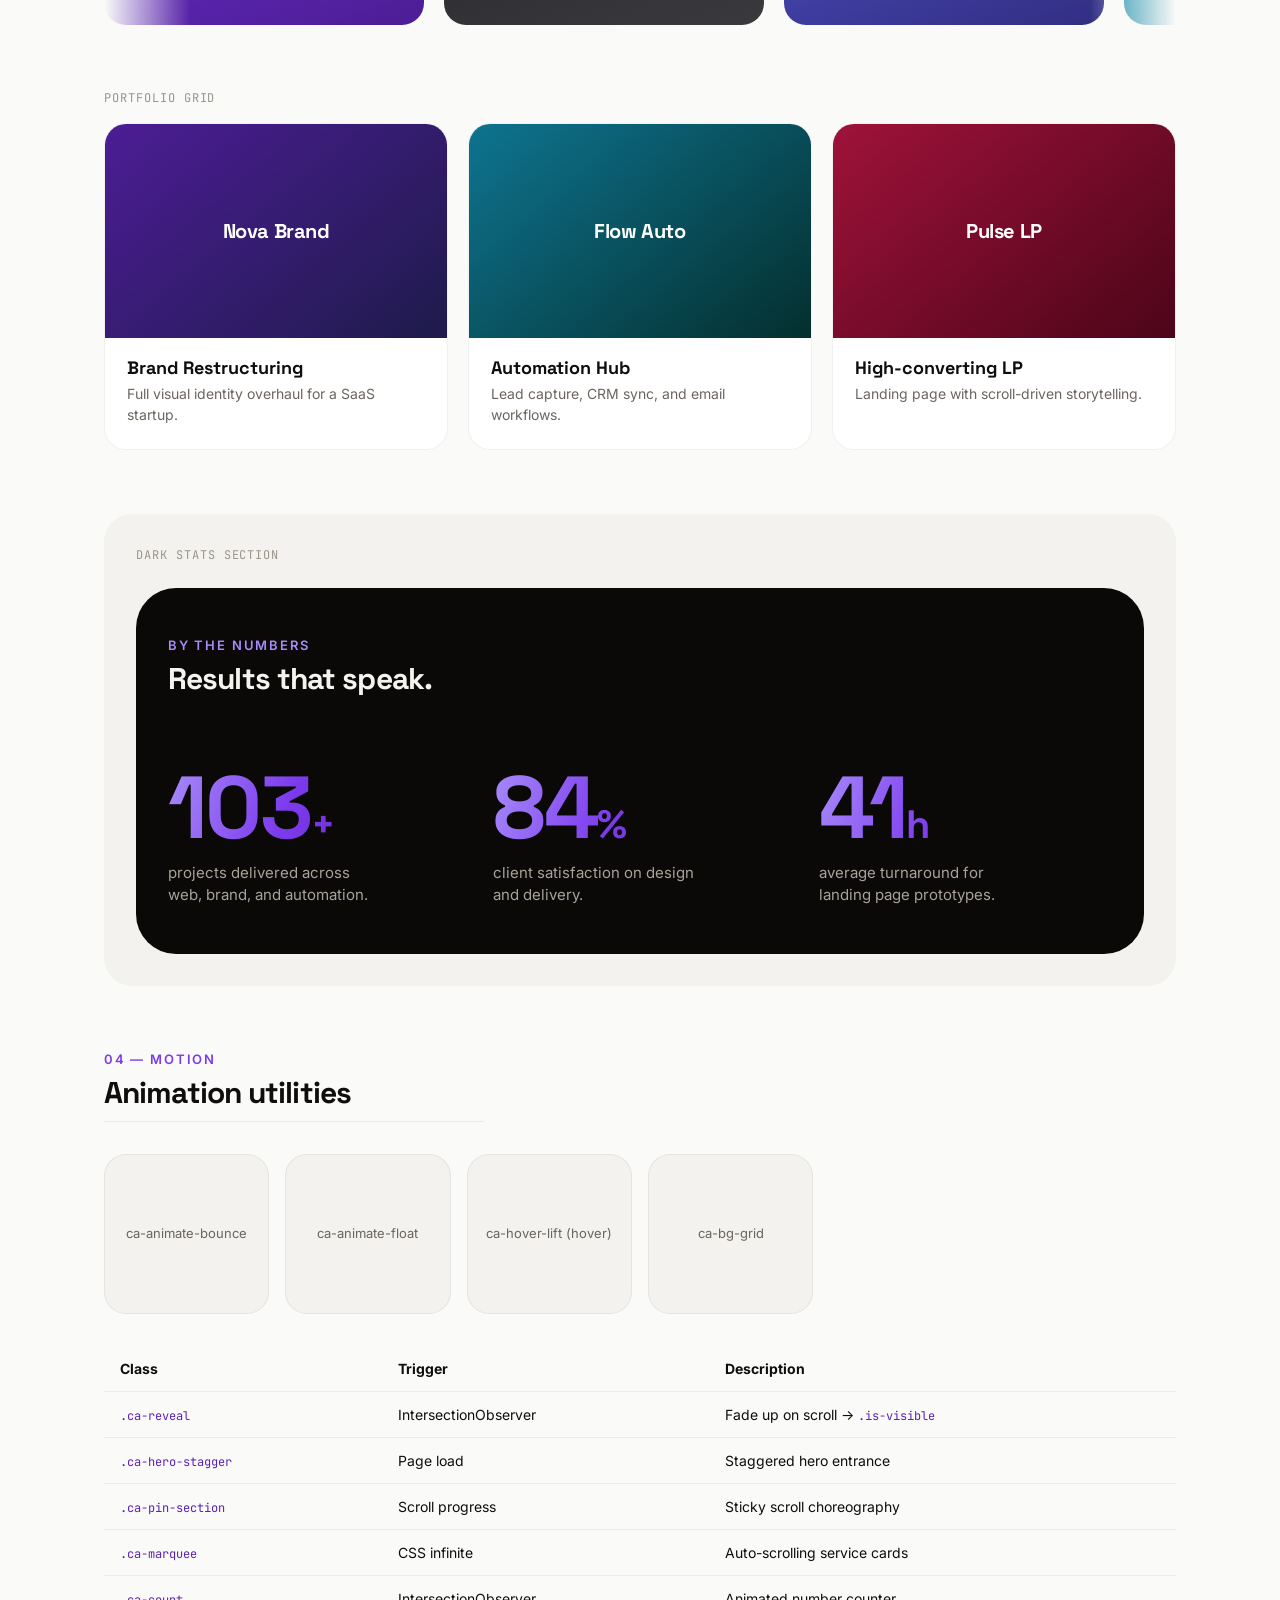
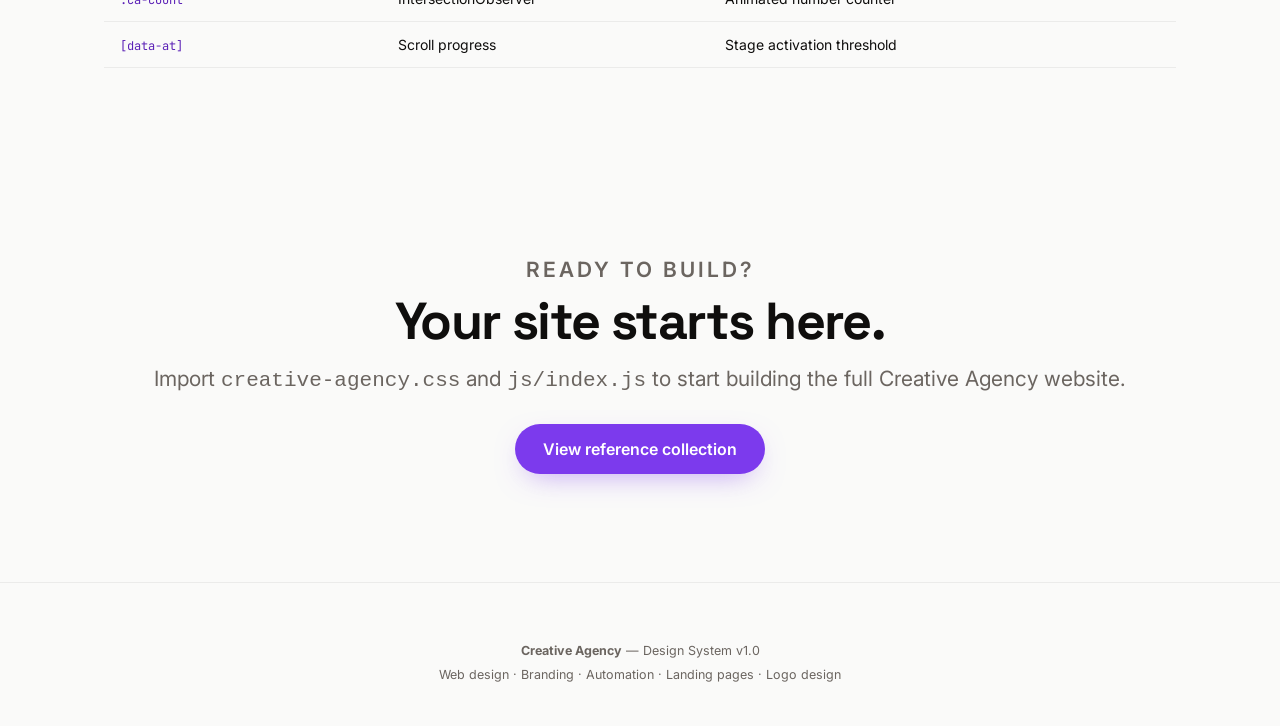
<file: creative-agency/design-system.html>
<!DOCTYPE html>
<html lang="en">
<head>
  <meta charset="UTF-8">
  <meta name="viewport" content="width=device-width, initial-scale=1, viewport-fit=cover">
  <title>Creative Agency — Design System</title>
  <meta name="description" content="Design system for Creative Agency — web design, branding, automation, and landing pages.">

  <link rel="preconnect" href="https://fonts.googleapis.com">
  <link rel="preconnect" href="https://fonts.gstatic.com" crossorigin>
  <link href="https://fonts.googleapis.com/css2?family=Inter:wght@400;500;600&family=JetBrains+Mono:wght@400;500&family=Space+Grotesk:wght@500;700&display=swap" rel="stylesheet">
  <link rel="stylesheet" href="creative-agency.css">

  <style>
    .ds-page { padding-top: calc(var(--ca-nav-h) + 2rem); }
    .ds-block { margin-bottom: 4rem; }
    .ds-block h2 {
      font-size: var(--ca-text-xl);
      margin-bottom: 1.5rem;
      padding-bottom: 0.75rem;
      border-bottom: 1px solid var(--ca-border);
    }
    .ds-swatch-grid {
      display: grid;
      grid-template-columns: repeat(auto-fill, minmax(140px, 1fr));
      gap: 1rem;
    }
    .ds-swatch {
      border-radius: var(--ca-radius-md);
      overflow: hidden;
      border: 1px solid var(--ca-border);
    }
    .ds-swatch__color { height: 80px; }
    .ds-swatch__meta { padding: 0.75rem; font-size: 12px; background: var(--ca-surface); }
    .ds-swatch__meta code { color: var(--ca-accent); font-family: var(--ca-font-mono); }
    .ds-type-row { margin-bottom: 1.5rem; }
    .ds-type-row .ca-mono-label { margin-bottom: 0.5rem; }
    .ds-demo-row { display: flex; flex-wrap: wrap; gap: 1rem; align-items: center; }
    .ds-token-table { width: 100%; border-collapse: collapse; font-size: 14px; }
    .ds-token-table th, .ds-token-table td {
      text-align: left; padding: 0.75rem 1rem;
      border-bottom: 1px solid var(--ca-border);
    }
    .ds-token-table code { font-family: var(--ca-font-mono); font-size: 12px; color: var(--ca-accent-deep); }
    .ds-anim-grid { display: grid; grid-template-columns: repeat(auto-fill, minmax(160px, 1fr)); gap: 1rem; }
    .ds-anim-box {
      height: 160px; border-radius: var(--ca-radius-card);
      background: var(--ca-bg-soft); border: 1px solid var(--ca-border);
      display: flex; align-items: center; justify-content: center;
      font-size: 13px; color: var(--ca-ink-soft);
    }
    .ds-section-preview { background: var(--ca-bg-soft); border-radius: var(--ca-radius-lg); padding: 2rem; }
  </style>
</head>
<body class="ca-noise">

  <nav class="ca-nav" id="ca-nav">
    <div class="ca-nav__inner">
      <a class="ca-nav__logo" href="#">Creative<span>Agency</span></a>
      <ul class="ca-nav__links">
        <li><a href="#tokens">Tokens</a></li>
        <li><a href="#typography">Type</a></li>
        <li><a href="#components">Components</a></li>
        <li><a href="#animations">Motion</a></li>
      </ul>
      <a class="ca-nav__cta" href="#cta">Get started</a>
    </div>
  </nav>

  <main class="ds-page ca-wrap">
    <header class="ca-hero ca-hero-stagger" style="min-height: 70svh;">
      <p class="ca-eyebrow">Design System v1.0</p>
      <h1 class="ca-hero__title">Build brands that<br><em>stand out.</em></h1>
      <p class="ca-hero__sub">A modular design system for Creative Agency — web design, branding, automation, landing pages, and logo design. Inspired by premium agency layouts, with its own violet identity.</p>
      <div class="ca-hero__actions ca-btn-group">
        <a class="ca-btn ca-btn--primary" href="creative-agency.css">View CSS entry</a>
        <a class="ca-btn ca-btn--ghost" href="tokens/tokens.json">JSON tokens</a>
      </div>
    </header>

    <!-- TOKENS -->
    <section class="ds-block" id="tokens">
      <p class="ca-section-label ca-reveal">01 — Tokens</p>
      <h2 class="ca-section-title ca-reveal">Color palette</h2>
      <div class="ds-swatch-grid ca-reveal ca-reveal--d1" style="margin-top: 2rem;">
        <div class="ds-swatch"><div class="ds-swatch__color" style="background:#fafaf9"></div><div class="ds-swatch__meta"><strong>bg</strong><br><code>#fafaf9</code></div></div>
        <div class="ds-swatch"><div class="ds-swatch__color" style="background:#0f0e0d"></div><div class="ds-swatch__meta"><strong>ink</strong><br><code>#0f0e0d</code></div></div>
        <div class="ds-swatch"><div class="ds-swatch__color" style="background:#7c3aed"></div><div class="ds-swatch__meta"><strong>accent</strong><br><code>#7c3aed</code></div></div>
        <div class="ds-swatch"><div class="ds-swatch__color" style="background:#a78bfa"></div><div class="ds-swatch__meta"><strong>accent-soft</strong><br><code>#a78bfa</code></div></div>
        <div class="ds-swatch"><div class="ds-swatch__color" style="background:#f43f5e"></div><div class="ds-swatch__meta"><strong>accent-hot</strong><br><code>#f43f5e</code></div></div>
        <div class="ds-swatch"><div class="ds-swatch__color" style="background:#0a0908"></div><div class="ds-swatch__meta"><strong>dark</strong><br><code>#0a0908</code></div></div>
        <div class="ds-swatch"><div class="ds-swatch__color" style="background:linear-gradient(110deg,#a78bfa,#7c3aed,#5b21b6)"></div><div class="ds-swatch__meta"><strong>grad-brand</strong><br><code>violet gradient</code></div></div>
        <div class="ds-swatch"><div class="ds-swatch__color" style="background:linear-gradient(110deg,#fb7185,#f43f5e,#e11d48)"></div><div class="ds-swatch__meta"><strong>grad-warm</strong><br><code>rose gradient</code></div></div>
      </div>

      <table class="ds-token-table ca-reveal ca-reveal--d2" style="margin-top: 2rem;">
        <thead><tr><th>Token</th><th>Value</th><th>Usage</th></tr></thead>
        <tbody>
          <tr><td><code>--ca-max-w</code></td><td>1120px</td><td>Content container</td></tr>
          <tr><td><code>--ca-radius-card</code></td><td>22px</td><td>Cards, projects</td></tr>
          <tr><td><code>--ca-radius-dark</code></td><td>40px</td><td>Dark inset sections</td></tr>
          <tr><td><code>--ca-ease</code></td><td>cubic-bezier(.25,.7,.25,1)</td><td>Default transitions</td></tr>
          <tr><td><code>--ca-marquee-duration</code></td><td>36s</td><td>Service carousel loop</td></tr>
        </tbody>
      </table>
    </section>

    <!-- TYPOGRAPHY -->
    <section class="ds-block" id="typography">
      <p class="ca-section-label ca-reveal">02 — Typography</p>
      <h2 class="ca-section-title ca-reveal">Type scale</h2>
      <div style="margin-top: 2rem;">
        <div class="ds-type-row ca-reveal"><p class="ca-mono-label">--ca-text-hero / Space Grotesk 700</p><p style="font-size:var(--ca-text-hero);font-family:var(--ca-font-display);font-weight:700;letter-spacing:var(--ca-tracking-tight);line-height:.98">Hero headline</p></div>
        <div class="ds-type-row ca-reveal ca-reveal--d1"><p class="ca-mono-label">--ca-text-2xl / Section title</p><p style="font-size:var(--ca-text-2xl);font-family:var(--ca-font-display);font-weight:700">Section title scale</p></div>
        <div class="ds-type-row ca-reveal ca-reveal--d2"><p class="ca-mono-label">--ca-text-md / Body large</p><p style="font-size:var(--ca-text-md);color:var(--ca-ink-soft)">Body text for subtitles and descriptions. Inter at medium weight for readability.</p></div>
        <div class="ds-type-row ca-reveal ca-reveal--d3"><p class="ca-mono-label">ca-section-label / Eyebrow</p><p class="ca-section-label">Services</p></div>
        <div class="ds-type-row ca-reveal ca-reveal--d4"><p class="ca-mono-label">ca-text-gradient</p><p style="font-size:2rem;font-family:var(--ca-font-display);font-weight:700" class="ca-text-gradient">Gradient accent text</p></div>
      </div>
    </section>

    <!-- COMPONENTS -->
    <section class="ds-block" id="components">
      <p class="ca-section-label ca-reveal">03 — Components</p>
      <h2 class="ca-section-title ca-reveal">UI building blocks</h2>

      <div class="ds-block">
        <p class="ca-mono-label ca-reveal">Buttons</p>
        <div class="ds-demo-row ca-reveal ca-reveal--d1" style="margin-top:1rem">
          <button class="ca-btn ca-btn--primary">Primary</button>
          <button class="ca-btn ca-btn--ghost">Ghost</button>
          <button class="ca-btn ca-btn--dark">Dark</button>
          <button class="ca-btn ca-btn--primary ca-btn--sm">Small</button>
        </div>
      </div>

      <div class="ds-block">
        <p class="ca-mono-label ca-reveal">Chips & effects</p>
        <div class="ds-demo-row ca-reveal ca-reveal--d1" style="margin-top:1rem">
          <span class="ca-chip">Default chip</span>
          <span class="ca-chip ca-chip--accent">Accent chip</span>
        </div>
      </div>

      <div class="ds-block">
        <p class="ca-mono-label ca-reveal">Info cards</p>
        <div class="ca-grid-3 ca-reveal ca-reveal--d1" style="margin-top:1rem">
          <article class="ca-info-card ca-hover-lift">
            <span class="ca-chip ca-chip--accent">Web Design</span>
            <h3 style="margin-top:1rem">Custom websites</h3>
            <p>Hand-coded, fast, and built to convert — no generic templates.</p>
          </article>
          <article class="ca-info-card ca-hover-lift">
            <span class="ca-chip ca-chip--accent">Branding</span>
            <h3 style="margin-top:1rem">Brand identity</h3>
            <p>Logo design, visual systems, and brand restructuring.</p>
          </article>
          <article class="ca-info-card ca-hover-lift">
            <span class="ca-chip ca-chip--accent">Automation</span>
            <h3 style="margin-top:1rem">Smart workflows</h3>
            <p>Connect your site to the tools that run your business.</p>
          </article>
        </div>
      </div>

      <div class="ds-block">
        <p class="ca-mono-label ca-reveal">Service marquee cards</p>
        <div class="ca-marquee ca-reveal" style="margin-top:1rem">
          <div class="ca-marquee__inner">
            <article class="ca-card ca-card--violet"><span class="ca-chip">Landing Pages</span><h3>Pages that convert.</h3><p>Clear proposition, social proof, and strong CTAs.</p></article>
            <article class="ca-card ca-card--graphite"><span class="ca-chip">Redesign</span><h3>Your site, reborn.</h3><p>Modern look without losing what works.</p></article>
            <article class="ca-card ca-card--indigo"><span class="ca-chip">Brand</span><h3>Identity that sticks.</h3><p>Logo, colors, and visual language.</p></article>
            <article class="ca-card ca-card--cyan"><span class="ca-chip">Automation</span><h3>Work while you sleep.</h3><p>Forms, CRM, and workflow integrations.</p></article>
            <article class="ca-card ca-card--emerald"><span class="ca-chip">SEO</span><h3>Found on Google.</h3><p>Semantic structure and performance.</p></article>
            <article class="ca-card ca-card--rose"><span class="ca-chip">Motion</span><h3>Scroll with purpose.</h3><p>Animations that tell your story.</p></article>
            <article class="ca-card ca-card--violet" aria-hidden="true"><span class="ca-chip">Landing Pages</span><h3>Pages that convert.</h3><p>Clear proposition, social proof, and strong CTAs.</p></article>
            <article class="ca-card ca-card--graphite" aria-hidden="true"><span class="ca-chip">Redesign</span><h3>Your site, reborn.</h3><p>Modern look without losing what works.</p></article>
            <article class="ca-card ca-card--indigo" aria-hidden="true"><span class="ca-chip">Brand</span><h3>Identity that sticks.</h3><p>Logo, colors, and visual language.</p></article>
            <article class="ca-card ca-card--cyan" aria-hidden="true"><span class="ca-chip">Automation</span><h3>Work while you sleep.</h3><p>Forms, CRM, and workflow integrations.</p></article>
            <article class="ca-card ca-card--emerald" aria-hidden="true"><span class="ca-chip">SEO</span><h3>Found on Google.</h3><p>Semantic structure and performance.</p></article>
            <article class="ca-card ca-card--rose" aria-hidden="true"><span class="ca-chip">Motion</span><h3>Scroll with purpose.</h3><p>Animations that tell your story.</p></article>
          </div>
        </div>
      </div>

      <div class="ds-block">
        <p class="ca-mono-label ca-reveal">Portfolio grid</p>
        <div class="ca-proj-grid ca-reveal ca-reveal--d1" style="margin-top:1rem">
          <article class="ca-proj"><div class="ca-proj__thumb">Nova Brand</div><div class="ca-proj__info"><h3>Brand Restructuring</h3><p>Full visual identity overhaul for a SaaS startup.</p></div></article>
          <article class="ca-proj"><div class="ca-proj__thumb">Flow Auto</div><div class="ca-proj__info"><h3>Automation Hub</h3><p>Lead capture, CRM sync, and email workflows.</p></div></article>
          <article class="ca-proj"><div class="ca-proj__thumb">Pulse LP</div><div class="ca-proj__info"><h3>High-converting LP</h3><p>Landing page with scroll-driven storytelling.</p></div></article>
        </div>
      </div>

      <div class="ds-block ds-section-preview ca-reveal">
        <p class="ca-mono-label">Dark stats section</p>
        <div class="ca-section--dark" style="margin:1.5rem 0 0;padding:3rem 2rem">
          <p class="ca-section-label">By the numbers</p>
          <h2 class="ca-section-title" style="color:var(--ca-dark-ink)">Results that speak.</h2>
          <div class="ca-stats">
            <div><p class="ca-stat__num"><span class="ca-count" data-target="120">0</span><small>+</small></p><p class="ca-stat__label">projects delivered across web, brand, and automation.</p></div>
            <div><p class="ca-stat__num"><span class="ca-count" data-target="98">0</span><small>%</small></p><p class="ca-stat__label">client satisfaction on design and delivery.</p></div>
            <div><p class="ca-stat__num"><span class="ca-count" data-target="48">0</span><small>h</small></p><p class="ca-stat__label">average turnaround for landing page prototypes.</p></div>
          </div>
        </div>
      </div>
    </section>

    <!-- ANIMATIONS -->
    <section class="ds-block" id="animations">
      <p class="ca-section-label ca-reveal">04 — Motion</p>
      <h2 class="ca-section-title ca-reveal">Animation utilities</h2>
      <div class="ds-anim-grid ca-reveal ca-reveal--d1" style="margin-top:2rem">
        <div class="ds-anim-box ca-animate-bounce">ca-animate-bounce</div>
        <div class="ds-anim-box ca-animate-float">ca-animate-float</div>
        <div class="ds-anim-box ca-hover-lift" style="cursor:pointer">ca-hover-lift (hover)</div>
        <div class="ds-anim-box ca-bg-grid">ca-bg-grid</div>
      </div>

      <table class="ds-token-table ca-reveal ca-reveal--d2" style="margin-top:2rem">
        <thead><tr><th>Class</th><th>Trigger</th><th>Description</th></tr></thead>
        <tbody>
          <tr><td><code>.ca-reveal</code></td><td>IntersectionObserver</td><td>Fade up on scroll → <code>.is-visible</code></td></tr>
          <tr><td><code>.ca-hero-stagger</code></td><td>Page load</td><td>Staggered hero entrance</td></tr>
          <tr><td><code>.ca-pin-section</code></td><td>Scroll progress</td><td>Sticky scroll choreography</td></tr>
          <tr><td><code>.ca-marquee</code></td><td>CSS infinite</td><td>Auto-scrolling service cards</td></tr>
          <tr><td><code>.ca-count</code></td><td>IntersectionObserver</td><td>Animated number counter</td></tr>
          <tr><td><code>[data-at]</code></td><td>Scroll progress</td><td>Stage activation threshold</td></tr>
        </tbody>
      </table>
    </section>

    <!-- CTA -->
    <section class="ca-section ca-cta" id="cta">
      <div class="ca-wrap">
        <p class="ca-section-label ca-reveal">Ready to build?</p>
        <h2 class="ca-section-title ca-reveal" style="margin-inline:auto">Your site starts here.</h2>
        <p class="ca-reveal ca-reveal--d1">Import <code>creative-agency.css</code> and <code>js/index.js</code> to start building the full Creative Agency website.</p>
        <a class="ca-btn ca-btn--primary ca-reveal ca-reveal--d2" href="../index.html">View reference collection</a>
      </div>
    </section>
  </main>

  <footer class="ca-footer">
    <div class="ca-wrap">
      <p><strong>Creative Agency</strong> — Design System v1.0</p>
      <p>Web design · Branding · Automation · Landing pages · Logo design</p>
    </div>
  </footer>

  <script type="module" src="js/index.js"></script>
</body>
</html>
</file>
<file: creative-agency/creative-agency.css>
/**
 * Creative Agency Design System — Main Entry Point
 *
 * Import order:
 * 1. Tokens (colors, typography, spacing, motion)
 * 2. Foundations (reset, base)
 * 3. Utilities (layout, effects)
 * 4. Animations (keyframes, scroll, micro-interactions)
 * 5. Components (nav, buttons, hero, cards, etc.)
 */

@import "./tokens/index.css";
@import "./foundations/index.css";
@import "./utilities/index.css";
@import "./animations/index.css";
@import "./components/index.css";
</file>
